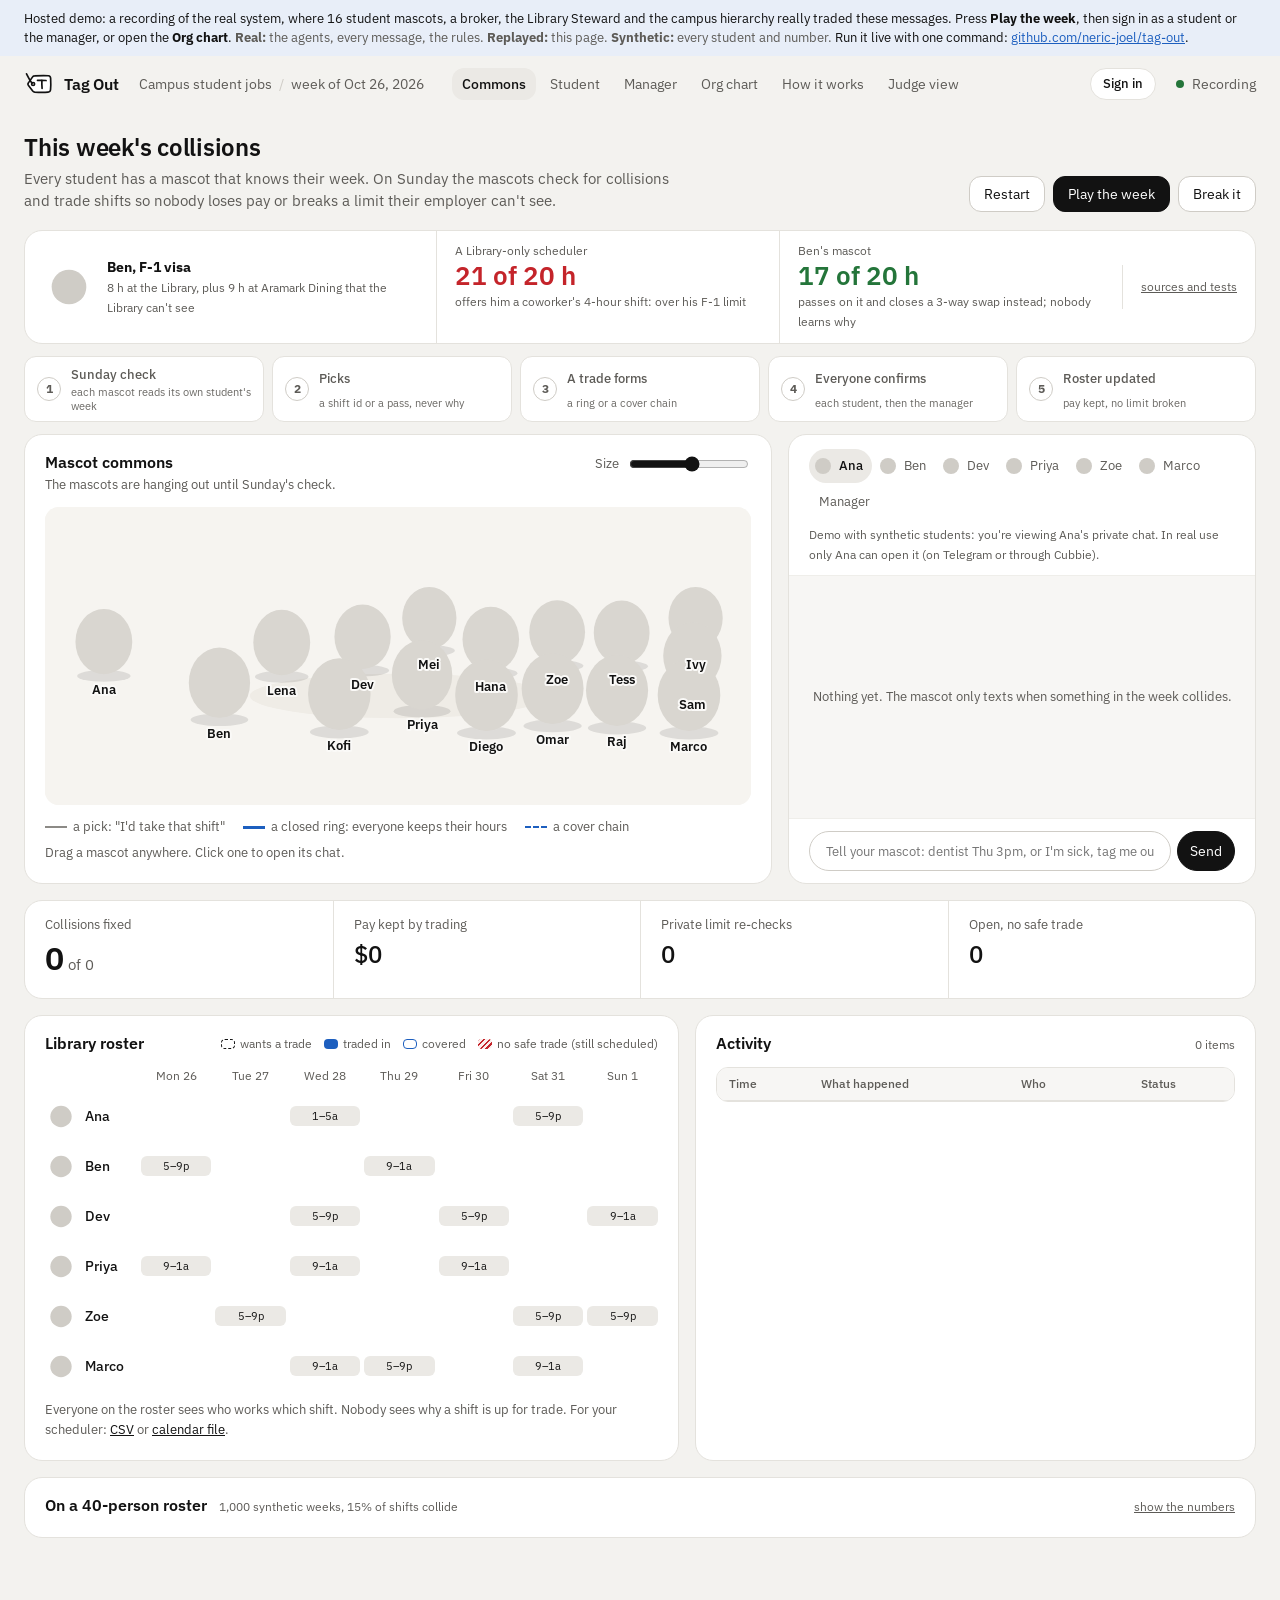
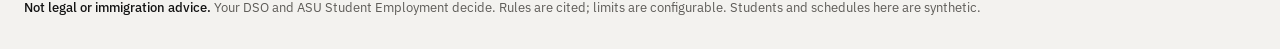
<file: site/index.html>
<!doctype html>
<html lang="en">
<head>
<meta charset="utf-8">
<meta name="viewport" content="width=device-width, initial-scale=1">
<title>Tag Out · Library roster</title>
<link rel="preconnect" href="https://fonts.googleapis.com">
<link rel="preconnect" href="https://fonts.gstatic.com" crossorigin>
<link href="https://fonts.googleapis.com/css2?family=IBM+Plex+Sans:wght@400;500;600;700&display=swap" rel="stylesheet">
<link rel="stylesheet" href="/web/css/app.css?v=27">
<link rel="stylesheet" href="/web/css/flow.css?v=16">
<link rel="icon" href="data:image/svg+xml,%3Csvg xmlns='http://www.w3.org/2000/svg' viewBox='0 0 32 32' fill='none' stroke='%23121212' stroke-width='2.1' stroke-linecap='round' stroke-linejoin='round'%3E%3Cpath fill='%23fff' d='M11.2 7.3C14.8 7.1 22.4 6.8 26.1 7.2C27.6 7.4 28.3 8.3 28.4 9.8C28.6 13.6 28.7 18.4 28.3 22.1C28.1 23.7 27.2 24.5 25.7 24.6C21.9 24.9 14.9 24.8 11.4 24.6C10.5 24.5 9.9 24.1 9.3 23.4L4.6 17.4C4 16.6 4 15.6 4.7 14.8L9.2 8.4C9.7 7.7 10.3 7.3 11.2 7.3Z'/%3E%3Ccircle cx='9.7' cy='16' r='1.6'/%3E%3Cpath d='M8.6 15.1C6.4 12.5 4.6 8.9 2.7 5.1'/%3E%3Cpath d='M14.4 12.2C17.3 11.9 20.6 11.9 23.5 12.3M19.1 12.1C18.9 14.9 19.1 17.9 19.3 20.7'/%3E%3C/svg%3E">
</head>
<body>
<div class="debug-banner" id="debugBanner" hidden><span>Judge view. Synthetic students: private numbers are shown for the demo only. In real use each student sees only their own.</span> <a class="exit" href="/">Exit judge view</a></div>

<header class="topbar">
  <a class="brand" href="/" aria-label="Tag Out home">
    <svg class="mark" viewBox="0 0 32 32" aria-hidden="true"><path class="tag" d="M11.2 7.3C14.8 7.1 22.4 6.8 26.1 7.2C27.6 7.4 28.3 8.3 28.4 9.8C28.6 13.6 28.7 18.4 28.3 22.1C28.1 23.7 27.2 24.5 25.7 24.6C21.9 24.9 14.9 24.8 11.4 24.6C10.5 24.5 9.9 24.1 9.3 23.4L4.6 17.4C4 16.6 4 15.6 4.7 14.8L9.2 8.4C9.7 7.7 10.3 7.3 11.2 7.3Z"/><circle cx="9.7" cy="16" r="1.6"/><path d="M8.6 15.1C6.4 12.5 4.6 8.9 2.7 5.1"/><path d="M14.4 12.2C17.3 11.9 20.6 11.9 23.5 12.3M19.1 12.1C18.9 14.9 19.1 17.9 19.3 20.7"/></svg>
    <span class="wordmark">Tag Out</span>
  </a>
  <span class="scope">Campus student jobs <span class="sep">/</span> week of Oct 26, 2026</span>
  <nav class="tabs" aria-label="Views">
    <a href="#commons" id="tabArena">Commons</a>
    <a href="#me" id="tabMe">Student</a>
    <a href="#manager" id="tabMgr">Manager</a>
    <a href="#org" id="tabOrg">Org chart</a>
    <a href="#agents" id="tabAgents">How it works</a>
    <a href="/judge" id="tabJudge">Judge view</a>
  </nav>
  <button class="who-pill" id="whoPill" type="button" aria-label="Sign in as someone else">Sign in</button>
  <div class="live" id="live"><span class="dot"></span><span id="liveText">Connecting</span></div>
</header>

<main class="canvas">
 <div class="view" id="viewCommons">
  <section class="titlerow">
    <div>
      <h1>This week's collisions</h1>
      <p class="finding" id="finding">Every student has a mascot that knows their week. On Sunday the mascots check for collisions and trade shifts so nobody loses pay or breaks a limit their employer can't see.</p>
    </div>
    <div class="actions">
      <button class="btn" id="btnReset" type="button" data-debug>Reset demo</button>
      <button class="btn" id="btnSunday" type="button">Run Sunday check</button>
      <button class="btn primary" id="btnRun" type="button">Start trade rounds</button>
    </div>
  </section>

  <section class="hero-case" aria-label="Why it matters: Ben's week">
    <div class="hc-who"><canvas id="heroBen" width="64" height="69" aria-hidden="true"></canvas>
      <div><b>Ben, F-1 visa</b><span>8 h at the Library, plus 9 h at Aramark Dining that the Library can't see</span></div></div>
    <div class="hc-col bad"><span class="hc-k">A Library-only scheduler</span><b>21 of 20 h</b><span>offers him a coworker's 4-hour shift: over his F-1 limit</span></div>
    <div class="hc-col good"><span class="hc-k">Ben's mascot</span><b>17 of 20 h</b><span>passes on it and closes a 3-way swap instead; nobody learns why</span></div>
    <a class="hc-src" href="#agents">sources and tests</a>
  </section>
  <ol class="rail" id="rail" aria-label="Where the week is">
    <li data-step="1"><b>1</b>Sunday check<span>each mascot reads its own student's week</span></li>
    <li data-step="2"><b>2</b>Picks<span>a shift id or a pass, never why</span></li>
    <li data-step="3"><b>3</b>A trade forms<span>a ring or a cover chain</span></li>
    <li data-step="4"><b>4</b>Everyone confirms<span>each student, then the manager</span></li>
    <li data-step="5"><b>5</b>Roster updated<span>pay kept, no limit broken</span></li>
  </ol>

  <div class="grid">
    <section class="panel commons" aria-labelledby="commonsTitle">
      <header class="panel-head">
        <div>
          <h2 id="commonsTitle">Mascot commons</h2>
          <p class="status" id="roundStatus" aria-live="polite">The mascots are hanging out until Sunday's check.</p>
        </div>
        <div class="tools">
          <label class="size"><span>Size</span><input type="range" id="petSize" min="48" max="140" step="2" value="96" aria-label="Mascot size"></label>
          <button class="btn small-btn" id="btnPets" type="button" data-debug>Pets</button>
        </div>
      </header>
      <div class="stage" id="stage"><canvas id="world" aria-label="Sixteen student mascots living in the commons" role="img"></canvas></div>
      <footer class="arena-key">
        <span><i class="k pick"></i>a pick: "I'd take that shift"</span>
        <span><i class="k ring"></i>a closed ring: everyone keeps their hours</span>
        <span><i class="k chain"></i>a cover chain</span>
        <span class="muted">Drag a mascot anywhere. Click one to open its chat.</span>
      </footer>
    </section>

    <section class="panel assistant" id="assistant" data-debug aria-labelledby="assistantTitle">
      <header class="assistant-head">
        <h2 id="assistantTitle" class="sr-only">Assistant chat</h2>
        <div class="who-tabs" id="whoTabs" role="tablist" aria-label="Whose assistant"></div>
        <p class="muted small" id="assistantSub">Private: only this student sees this chat.</p>
      </header>
      <div class="thread" id="thread" aria-live="polite"></div>
      <form class="compose" id="compose">
        <input type="text" id="composeInput" placeholder="Tell your mascot: dentist Thu 3pm, or I'm sick, tag me out of Monday" aria-label="Message to your mascot">
        <button class="btn primary" type="submit">Send</button>
      </form>
    </section>
  </div>

  <section class="kpis" aria-label="This week">
    <div class="kpi lead"><span class="label">Collisions fixed</span><span class="value num" id="kFixed">0<small> of 0</small></span></div>
    <div class="kpi"><span class="label">Pay kept by trading</span><span class="value num" id="kPay">$0</span></div>
    <div class="kpi"><span class="label">Private limit re-checks</span><span class="value num" id="kChecks">0</span></div>
    <div class="kpi"><span class="label">Open, no safe trade</span><span class="value num" id="kOpen">0</span></div>
  </section>
  <div class="grid lower">
    <section class="panel board" aria-labelledby="boardTitle">
      <header class="panel-head">
        <h2 id="boardTitle">Library roster</h2>
        <div class="legend">
          <span><i class="m req"></i>wants a trade</span>
          <span><i class="m moved"></i>traded in</span>
          <span><i class="m covered"></i>covered</span>
          <span><i class="m open"></i>no safe trade (still scheduled)</span>
        </div>
      </header>
      <div class="board-grid" id="board" role="table" aria-label="Shifts by person and day"></div>
      <p class="board-note">Everyone on the roster sees who works which shift. Nobody sees why a shift is up for trade.
        For your scheduler: <a href="/roster.csv">CSV</a> or <a href="/roster.ics">calendar file</a>.</p>
    </section>

    <section class="panel log" aria-labelledby="logTitle">
      <header class="panel-head"><h2 id="logTitle">Activity</h2><span class="muted small" id="logCount">0 items</span></header>
      <div class="log-wrap"><table class="log-table"><thead><tr><th>Time</th><th>What happened</th><th class="who">Who</th><th>Status</th></tr></thead>
        <tbody id="events"></tbody></table></div>
    </section>
  </div>

  <section class="panel sim" aria-labelledby="simTitle">
    <details class="sim-fold"><summary><h2 id="simTitle">On a 40-person roster</h2><span class="muted small" id="simMeta">simulation</span><span class="muted small sim-open">show the numbers</span></summary>
    <div id="sim"></div></details>
  </section>
 </div>

 <div class="view" id="viewStudent" hidden>
  <section class="me-head">
    <canvas id="meAvatar" width="96" height="104" aria-hidden="true"></canvas>
    <div>
      <h1 id="meTitle">Your week</h1>
      <p class="finding" id="meSub">Only you see this page. Your coworkers and your manager see that you're busy, and which shift you want to trade. Never why.</p>
    </div>
  </section>
  <div class="me-grid">
    <section class="panel me-week" aria-labelledby="meWeekTitle">
      <header class="panel-head"><h2 id="meWeekTitle">Your week</h2><span class="muted small">Oct 26 to Nov 1</span></header>
      <div id="meWeek"></div>
    </section>
    <section class="panel tg" aria-labelledby="meChatTitle">
      <header class="tg-head"><canvas id="meChatPet" width="36" height="39" aria-hidden="true"></canvas>
        <div><h2 id="meChatTitle">Your mascot</h2><p class="sub">Telegram or Cubbie · private</p></div></header>
      <div class="thread tg-thread" id="meThread" aria-live="polite"></div>
      <div class="chips" id="meChips" aria-label="Things you can text your mascot"></div>
      <form class="compose" id="meCompose">
        <input type="text" id="meInput" placeholder="Message your mascot" aria-label="Message to your mascot">
        <button class="btn primary" type="submit">Send</button>
      </form>
      <details class="why-tg-mini"><summary>Why Telegram?</summary><p class="muted small">It's your private line to your own mascot: push alerts when the site is closed, one tap to confirm or decline, and your reasons never leave the chat. No new app, and the bot only messages chats that sent it /start.</p></details>
    </section>
    <section class="panel me-private" aria-labelledby="mePrivTitle">
      <header class="panel-head"><h2 id="mePrivTitle">Private to you</h2></header>
      <div id="mePrivate"></div>
    </section>
  </div>
 </div>

 <div class="view" id="viewManager" hidden>
  <section class="me-head">
    <svg class="mgr-mark" viewBox="0 0 32 32" aria-hidden="true"><path class="tag" d="M11.2 7.3C14.8 7.1 22.4 6.8 26.1 7.2C27.6 7.4 28.3 8.3 28.4 9.8C28.6 13.6 28.7 18.4 28.3 22.1C28.1 23.7 27.2 24.5 25.7 24.6C21.9 24.9 14.9 24.8 11.4 24.6C10.5 24.5 9.9 24.1 9.3 23.4L4.6 17.4C4 16.6 4 15.6 4.7 14.8L9.2 8.4C9.7 7.7 10.3 7.3 11.2 7.3Z"/><circle cx="9.7" cy="16" r="1.6"/><path d="M8.6 15.1C6.4 12.5 4.6 8.9 2.7 5.1"/><path d="M14.4 12.2C17.3 11.9 20.6 11.9 23.5 12.3M19.1 12.1C18.9 14.9 19.1 17.9 19.3 20.7"/></svg>
    <div>
      <h1>Library front desk, manager</h1>
      <p class="finding">You see the roster, approvals, open shifts and reports. You never see why someone asked for a trade or their hours at other jobs. Each approval card says which limits every student's mascot checked, and when.</p>
    </div>
  </section>
  <div class="mgr-grid">
    <section class="panel tg" aria-labelledby="mgrInboxTitle">
      <header class="tg-head"><div class="tg-avatar">LM</div><div><h2 id="mgrInboxTitle">Approvals and updates</h2><p class="sub">What arrives on your phone</p></div></header>
      <div class="thread tg-thread" id="mgrThread" aria-live="polite"></div>
    </section>
    <section class="panel mgr-actions" aria-labelledby="mgrActTitle">
      <header class="panel-head"><h2 id="mgrActTitle">Do something</h2></header>
      <form class="act" id="mgrExtra">
        <h3>Post an extra shift</h3>
        <p class="muted small">Every mascot is offered it. Only students who want hours and fit every limit pick it; you won't see why anyone passed.</p>
        <div class="row"><select id="exDay" aria-label="Day"></select><select id="exStart" aria-label="Start"></select><select id="exEnd" aria-label="End"></select><button class="btn primary" type="submit">Post</button></div>
      </form>
      <div class="act">
        <h3>Find a team meeting time</h3>
        <p class="muted small">Each mascot answers busy or free for each hour, nothing else. You pick from the three best hours.</p>
        <button class="btn" id="mgrMeeting" type="button">Find the best hour next week</button>
      </div>
      <div class="act">
        <h3>Standing rule</h3>
        <label class="toggle"><input type="checkbox" id="mgrSwapRule"> Swaps that keep every shift covered and everyone's hours the same go through without me</label>
      </div>
      <div class="act">
        <h3>Your scheduler</h3>
        <p class="muted small">Download the approved roster: <a href="/roster.csv">CSV</a> or <a href="/roster.ics">calendar file</a>. Students enter their time in Workday as usual.</p>
      </div>
    </section>
    <section class="panel" aria-labelledby="mgrListTitle">
      <header class="panel-head"><h2 id="mgrListTitle">Open shifts, reports, meetings</h2></header>
      <div id="mgrLists"></div>
      <div class="forecast" id="mgrForecast"></div>
    </section>
  </div>
  <section class="panel board" aria-labelledby="mgrBoardTitle">
    <header class="panel-head"><h2 id="mgrBoardTitle">Library roster</h2></header>
    <div class="board-grid" id="mgrBoard" role="table" aria-label="Shifts by person and day"></div>
  </section>
 </div>

 <div class="view" id="viewOrg" hidden>
  <section class="titlerow">
    <div>
      <h1>When nobody can cover</h1>
      <p class="finding">27 agents, each its own app with its own pet. A case climbs one rung each time a timer runs out, and silence never approves anything.</p>
      <details class="more"><summary>Who's on the chart, and how this demo is set up</summary>
        <p>16 student workers in three departments, 3 shift leads, 3 managers, 2 backup managers, Environmental Health and Safety, Student Employment and ISSC. Each employer keeps its own chain (ASU for the Library and the Rec center, Aramark for Dining), and a case never climbs past the shift's start. Only the shift and the rule that moved it climb; the reason stays with the student's mascot. In this demo the students tap their own answers automatically and the Dining manager is set not to answer, so the ladder has something to climb.</p></details>
    </div>
    <div class="actions">
      <button class="btn" id="orgSafety" type="button">Safety report</button>
      <button class="btn" id="orgQuestion" type="button">F-1 question</button>
      <button class="btn primary" id="orgPlay" type="button">Play the morning</button>
    </div>
  </section>
  <section class="panel org-panel" aria-label="Org chart"><div id="org"><p class="muted">Loading the org chart…</p></div></section>
 </div>

 <div class="view" id="viewAgents" hidden>
  <section class="titlerow">
    <div>
      <h1>How the agents talk</h1>
      <p class="finding">Every block is its own app, and every line a real message between them. Click one to read exactly what crossed: no message has a field for a reason.</p>
      <details class="more"><summary>What's in the graph</summary>
        <p>Six Library mascots (each its own app and database), a broker and the Library's Steward; the campus hierarchy is on the Org chart. Live they run as separate processes; this replay was recorded with all of them in one. No message has a field for a reason, hours or a calendar; the only free text is what a student chooses to send, and every message is scanned for private labels.</p></details>
    </div>
    <div class="actions">
      <button class="btn" id="agSunday" type="button">Run Sunday check</button>
      <button class="btn" id="agRun" type="button">Start trade rounds</button>
      <button class="btn danger" id="agSnoop" type="button">Snoop: ask every mascot why</button>
    </div>
  </section>
  <section class="kpis" aria-label="What crossed">
    <div class="kpi lead"><span class="label">Messages between agents</span><span class="value num" id="lkMsgs">0</span></div>
    <div class="kpi"><span class="label">Fields outside the schemas</span><span class="value num" id="lkFields">0</span></div>
    <div class="kpi"><span class="label">Private labels in any message</span><span class="value num" id="lkLabels">0</span></div>
    <div class="kpi"><span class="label">Work-rule checks made by an LLM</span><span class="value num">0</span></div>
  </section>
  <p class="snoop-note" id="snoopNote" hidden></p>
  <div id="flow"></div>
  <section class="panel why-tg" aria-labelledby="whyTgTitle">
    <header class="panel-head"><h2 id="whyTgTitle">Why Telegram</h2><span class="muted small">the student's private line to their own mascot</span></header>
    <ul class="why-list">
      <li><b>It reaches you when the site is closed.</b> The Sunday "your shift collides" text and a same-day call-out arrive as push alerts.</li>
      <li><b>One tap is the human step.</b> Confirm, Decline, Take it, Approve: nothing moves until the student (and the manager) taps.</li>
      <li><b>Reasons stay private.</b> "I'm sick" or "interview" goes only to your own mascot. Other agents get a shift id and a yes or no.</li>
      <li><b>No new app.</b> It works on any phone today, and the bot only messages chats that registered themselves with /start. Cubbie users can use the included Cubbie Skill instead.</li>
      <li><b>No Telegram? Nothing is missing.</b> Every chat on this site is that same owner channel: the bot sends these exact messages and buttons to the student's phone. The demo video shows the real Telegram chat side by side with the site.</li>
    </ul>
  </section>
  <section class="panel claims" id="claims" aria-labelledby="claimsTitle">
    <header class="panel-head"><h2 id="claimsTitle">Sources and claims</h2><span class="muted small">every number on this site, and where it comes from</span></header>
    <table class="ledger" id="ledger"></table>
  </section>
 </div>

  <section class="phones-row" id="phonesRow" hidden aria-labelledby="phonesTitle">
    <header class="section-head">
      <h2 id="phonesTitle">Phones</h2>
      <p class="muted">The same chats as they arrive on each phone (Telegram). Each student only sees their own.</p>
    </header>
    <div class="phones" id="phones"></div>
  </section>

  <section class="panel judge" id="judgePanel" hidden aria-labelledby="judgeTitle">
    <header class="panel-head">
      <h2 id="judgeTitle">Private limits, as each mascot sees its own student</h2>
      <button class="btn danger" id="btnBreak" type="button">Break it: change Dev's week before commit</button>
    </header>
    <div class="judge-grid">
      <table class="limits" id="limits"><caption class="sr-only">Hours and limits per student</caption></table>
      <div class="forecast" id="forecast"></div>
    </div>
    <div class="baseline" id="baseline"></div>
  </section>
</main>

<dialog class="pets-dialog signin" id="signIn" aria-labelledby="signInTitle">
  <form method="dialog" class="pets-head">
    <h2 id="signInTitle">Sign in as</h2>
    <button class="btn small-btn" value="close" aria-label="Close">Close</button>
  </form>
  <p class="muted small">Demo with synthetic students: pick anyone to see Tag Out the way they would. A real student only ever sees their own page.</p>
  <div class="people" id="people"></div>
</dialog>

<dialog class="pets-dialog" id="petDialog" aria-labelledby="petDialogTitle">
  <form method="dialog" class="pets-head">
    <h2 id="petDialogTitle">Pick a mascot</h2>
    <button class="btn small-btn" value="close" aria-label="Close">Close</button>
  </form>
  <div class="pets-controls">
    <label>For <select id="petFor" aria-label="Which student"></select></label>
    <input type="search" id="petQuery" placeholder="Search pets, e.g. goku, cat, dragon" aria-label="Search pets">
    <button class="btn" id="petSearch" type="button">Search</button>
  </div>
  <p class="muted small" id="petNote">Each student picks their own; no two people on a roster share one.</p>
  <div class="pets-grid" id="petGrid"></div>
</dialog>

<footer class="site-foot">
  <p><strong>Not legal or immigration advice.</strong> Your DSO and ASU Student Employment decide. Rules are cited; limits are configurable. Students and schedules here are synthetic.</p>
</footer>

<script>window.TAGOUT_STATIC = true; const TAGOUT_SHEETS = {"kitsune-spirit": "https://codex-pets.net/assets/pets/v/1792744884248/kitsune-spirit/spritesheet.webp", "tide-kraken": "https://codex-pets.net/assets/pets/v/1792744941586/tide-kraken/spritesheet.webp", "crystal-kirin": "https://codex-pets.net/assets/pets/v/1792744924538/crystal-kirin/spritesheet.webp", "moon-phoenix": "https://codex-pets.net/assets/pets/v/1792744905088/moon-phoenix/spritesheet.webp", "storm-griffin": "https://codex-pets.net/assets/pets/v/1792744867266/storm-griffin/spritesheet.webp", "frost-yeti": "https://codex-pets.net/assets/pets/v/1792744847355/frost-yeti/spritesheet.webp", "ember-dragon": "https://codex-pets.net/assets/pets/v/1792744831101/ember-dragon/spritesheet.webp", "thunder-roc": "https://codex-pets.net/assets/pets/v/1792744742035/thunder-roc/spritesheet.webp", "raccoon": "https://codex-pets.net/assets/pets/v/1792588968157/raccoon/spritesheet.webp", "kumo": "https://codex-pets.net/assets/pets/v/1792589263611/kumo/spritesheet.webp", "nori": "https://codex-pets.net/assets/pets/v/1780482787379/nori/spritesheet.webp", "ali": "https://codex-pets.net/assets/pets/v/1792742095674/ali/spritesheet.webp", "biscuit": "https://codex-pets.net/assets/pets/v/1792748035258/biscuit/spritesheet.webp", "white": "https://codex-pets.net/assets/pets/v/1790581357760/white/spritesheet.webp", "cappy": "https://codex-pets.net/assets/pets/v/1777716783783/cappy/spritesheet.webp", "rook": "https://codex-pets.net/assets/pets/v/1777717655324/rook/spritesheet.webp", "rusty": "https://codex-pets.net/assets/pets/v/1777720068012/rusty/spritesheet.webp", "folio": "https://codex-pets.net/assets/pets/v/1786355219448/folio/spritesheet.webp", "kite": "https://codex-pets.net/assets/pets/v/1786824186765/kite/spritesheet.webp", "red-fox-cub": "https://codex-pets.net/assets/pets/v/1792589141102/red-fox-cub/spritesheet.webp", "owl": "https://codex-pets.net/assets/pets/v/1792593184107/owl/spritesheet.webp", "bruno": "https://codex-pets.net/assets/pets/v/1792588996213/bruno/spritesheet.webp", "bramble": "https://codex-pets.net/assets/pets/v/1792593371389/bramble/spritesheet.webp", "goldie": "https://codex-pets.net/assets/pets/v/1792588723084/goldie/spritesheet.webp", "rivet": "https://codex-pets.net/assets/pets/v/1784961462548/rivet/spritesheet.webp", "moss": "https://codex-pets.net/assets/pets/v/1792587486970/moss/spritesheet.webp", "aurelia": "https://codex-pets.net/assets/pets/v/1792587141026/aurelia/spritesheet.webp", "debug-duck-v2": "https://codex-pets.net/assets/pets/v/1790855975750/debug-duck-v2/spritesheet.webp"}; window.TAGOUT_PET_URL = (id) => TAGOUT_SHEETS[id] || '';</script>
<script src="/web/js/world.js?v=19"></script>
<script src="/web/js/flow.js?v=25"></script>
<script src="/web/js/org.js?v=10"></script>
<script src="/web/js/sprites.js?v=15"></script>
<script src="/web/js/app.js?v=45"></script>
</body>
</html>
</file>
<file: web/css/app.css>
/* Tag Out commons. Style: achromatic ledger, no-sidebar shell, soft corners (cards 18, controls 12) by request.
   Face: a stone ground (campus library sandstone), IBM Plex Sans with tabular figures, one data hue (#1d5fbf)
   that appears only on trades. Colour on chrome: none. The pets carry the colour.
   Grid (1440): canvas 1440 - 2 x 24 = 1392; main row 8fr + 5fr with a 16px gap. */

:root {
  --ground: #f3f2ef;
  --surface: #ffffff;
  --raised: #f7f6f4;
  --active: #ebe9e5;
  --border: #e4e2dd;
  --rule: #efeeea;
  --control: #cfccc6;
  --text: #121212;
  --muted: #5d5b57;
  --faint: #6b6965;
  --primary: #121212;
  --hue: #1d5fbf;
  --hue-soft: #e8eef8;
  --positive: #24753a;
  --negative: #c4242a;
  --neg-soft: #fbeceb;
  --warning: #92400e;
  --pill-pos-bg: #dcfae5; --pill-pos-ink: #04250e;
  --pill-neg-bg: #ffedea; --pill-neg-ink: #831c1e;
  --radius-card: 18px; --radius-control: 12px; --radius-chip: 6px; --radius-stage: 14px;
  --gap: 16px; --pad: 20px; --edge: 24px;
  --font: "IBM Plex Sans", system-ui, -apple-system, "Segoe UI", sans-serif;
}

* { box-sizing: border-box; }
html { -webkit-text-size-adjust: 100%; }
body {
  margin: 0; background: var(--ground); color: var(--text);
  font: 400 14px/20px var(--font); font-variant-numeric: tabular-nums;
}
h1, h2, h3, p { margin: 0; }
button { font: inherit; color: inherit; }
.num { font-variant-numeric: tabular-nums; }
.muted { color: var(--muted); }
.small { font-size: 12px; }
.sr-only { position: absolute; width: 1px; height: 1px; overflow: hidden; clip: rect(0 0 0 0); white-space: nowrap; }
[hidden] { display: none !important; }
:focus-visible { outline: 2px solid var(--hue); outline-offset: 2px; }

/* debug banner: the one loud thing, and only in the judge view */
.debug-banner {
  background: var(--negative); color: #fff; font-weight: 500; padding: 8px var(--edge); font-size: 13px;
}

/* top bar */
.topbar {
  display: flex; align-items: center; gap: 20px; height: 56px; padding: 0 var(--edge);
  background: var(--ground);
}
.brand { display: flex; align-items: center; gap: 10px; color: var(--text); text-decoration: none; }
/* the mark: a hand-drawn luggage tag in one ink, slightly wobbly on purpose */
.mark { width: 30px; height: 30px; overflow: visible; }
.mark path, .mark circle, .mgr-mark path, .mgr-mark circle {
  fill: none; stroke: var(--text); stroke-width: 1.8; stroke-linecap: round; stroke-linejoin: round;
}
.mark path.tag, .mgr-mark path.tag { fill: var(--surface); }
.wordmark { font-weight: 600; font-size: 16px; letter-spacing: -0.01em; }
.scope { color: var(--muted); }
.scope .sep { color: var(--control); margin: 0 4px; }
.tabs { display: flex; gap: 4px; margin-left: 8px; }
.tabs a {
  color: var(--muted); text-decoration: none; padding: 6px 10px; border-radius: var(--radius-control);
}
.tabs a:hover { color: var(--text); background: var(--active); }
.tabs a[aria-current="page"] { color: var(--text); background: var(--active); font-weight: 500; }
.live { margin-left: auto; display: flex; align-items: center; gap: 8px; color: var(--muted); }
.live .dot { width: 8px; height: 8px; border-radius: 50%; background: var(--control); }
.live.on .dot { background: var(--positive); }
.live.off .dot { background: var(--negative); }

/* canvas */
.canvas { padding: 8px var(--edge) 40px; }
.titlerow { display: flex; align-items: flex-end; justify-content: space-between; gap: 24px; padding: 12px 0 18px; }
h1 { font-size: 24px; line-height: 30px; font-weight: 600; letter-spacing: -0.01em; }
.finding { margin-top: 6px; color: var(--muted); font-size: 15px; line-height: 22px; max-width: 74ch; }
.finding b { color: var(--text); font-weight: 500; }
.actions { display: flex; gap: 8px; flex-shrink: 0; }
.btn {
  height: 36px; padding: 0 14px; border-radius: var(--radius-control); border: 1px solid var(--control);
  background: var(--surface); cursor: pointer; white-space: nowrap; transition: background .12s, transform .06s;
}
.btn:hover { background: var(--raised); }
.btn:active { transform: translateY(1px); }
.btn:disabled { color: var(--faint); cursor: default; background: var(--surface); }
.btn.primary { background: var(--primary); border-color: var(--primary); color: #fff; }
.btn.primary:hover { background: #2b2b2b; }
.btn.primary:disabled { background: #8c8a86; border-color: #8c8a86; }
.btn.danger { border-color: var(--negative); color: var(--negative); }
.btn.danger:hover { background: var(--neg-soft); }

/* KPI strip: one container split by hairlines */
.kpis {
  display: grid; grid-template-columns: repeat(4, 1fr); background: var(--surface);
  border: 1px solid var(--border); border-radius: var(--radius-card); margin-bottom: var(--gap);
}
.kpi { display: flex; flex-direction: column; gap: 4px; padding: 14px var(--pad); }
.kpi + .kpi { border-left: 1px solid var(--border); }
.kpi .label { color: var(--muted); font-size: 13px; }
.kpi .value { font-size: 24px; line-height: 30px; font-weight: 500; }
.kpi .value small { font-size: 15px; color: var(--muted); font-weight: 400; }
.kpi.lead .value { font-size: 32px; line-height: 38px; font-weight: 600; }
.kpi .value.bad { color: var(--negative); }

/* panels */
.grid { display: grid; grid-template-columns: 8fr 5fr; gap: var(--gap); align-items: stretch; }
.grid.lower { grid-template-columns: 7fr 6fr; margin-top: var(--gap); align-items: stretch; }
.sim { margin-top: var(--gap); }
.sim #sim { display: grid; grid-template-columns: 1fr 1fr; gap: 24px; align-items: start; }
.panel {
  background: var(--surface); border: 1px solid var(--border); border-radius: var(--radius-card);
  padding: 16px var(--pad) var(--pad); min-width: 0;
}
.panel-head { display: flex; align-items: baseline; justify-content: space-between; gap: 16px; margin-bottom: 12px; }
h2 { font-size: 16px; line-height: 22px; font-weight: 600; }
.status { color: var(--muted); text-align: right; }
.status b { color: var(--text); font-weight: 500; }

/* arena */
.commons { display: flex; flex-direction: column; }
.stage { position: relative; flex: 1; min-height: 440px; border-radius: var(--radius-stage); overflow: hidden; background: #f6f4f0; }
.stage canvas { position: absolute; inset: 0; width: 100%; height: 100%; display: block; touch-action: none; }
.tools { display: flex; align-items: center; gap: 12px; flex-shrink: 0; }
.size { display: flex; align-items: center; gap: 8px; color: var(--muted); font-size: 13px; }
.size input { width: 120px; accent-color: var(--text); }
.small-btn { height: 32px; padding: 0 12px; }
.panel-head .status { text-align: left; margin-top: 2px; font-size: 13px; }

/* assistant chat: one student's private thread with their mascot */
.assistant { display: flex; flex-direction: column; padding: 0; overflow: hidden; }
.assistant-head { padding: 14px var(--pad) 10px; border-bottom: 1px solid var(--rule); }
.who-tabs { display: flex; gap: 2px; flex-wrap: wrap; margin-bottom: 6px; }
.who-tabs button {
  display: inline-flex; align-items: center; gap: 4px; height: 34px; padding: 0 9px 0 2px; border: 0;
  border-radius: 999px; background: transparent; cursor: pointer; color: var(--muted); font-size: 13px;
}
.who-tabs button canvas { width: 24px; height: 26px; }
.who-tabs button:hover { background: var(--raised); color: var(--text); }
.who-tabs button[aria-selected="true"] { background: var(--active); color: var(--text); font-weight: 500; }
.who-tabs button.mgr { padding-left: 10px; }
.assistant .thread { min-height: 0; }
.assistant .compose { padding: 12px var(--pad); }
.assistant .compose input { height: 40px; border-radius: 999px; padding: 0 16px; }
.assistant .compose .btn { height: 40px; border-radius: 999px; }

/* pet gallery */
.pets-dialog {
  width: min(880px, calc(100vw - 32px)); max-height: calc(100vh - 64px); border: 1px solid var(--border);
  border-radius: 20px; padding: 20px 24px 24px; background: var(--surface); color: var(--text);
  box-shadow: 0 18px 50px rgba(0, 0, 0, .14);
}
.pets-dialog::backdrop { background: rgba(18, 18, 18, .28); }
.pets-head { display: flex; align-items: center; justify-content: space-between; margin-bottom: 12px; }
.pets-controls { display: flex; gap: 8px; align-items: center; flex-wrap: wrap; margin-bottom: 8px; }
.pets-controls label { display: flex; align-items: center; gap: 8px; color: var(--muted); }
.pets-controls select, .pets-controls input {
  height: 36px; border: 1px solid var(--control); border-radius: var(--radius-control); padding: 0 12px;
  font: inherit; background: var(--surface);
}
.pets-controls input { flex: 1; min-width: 200px; }
.pets-grid { display: grid; grid-template-columns: repeat(auto-fill, minmax(150px, 1fr)); gap: 12px; margin-top: 12px; }
.pet-card {
  display: flex; flex-direction: column; gap: 6px; padding: 10px; border: 1px solid var(--border);
  border-radius: 16px; background: var(--surface); cursor: pointer; text-align: left; font: inherit;
  transition: background .12s, transform .08s;
}
.pet-card:hover { background: var(--raised); }
.pet-card:active { transform: translateY(1px); }
.pet-card img { width: 100%; aspect-ratio: 1; object-fit: contain; background: #f6f4f0; border-radius: 12px; }
.pet-card .n { font-weight: 500; font-size: 13px; line-height: 17px; }
.pet-card .c { color: var(--muted); font-size: 12px; }
.pet-card[aria-disabled="true"] { opacity: .5; cursor: not-allowed; }
.arena-key { display: flex; flex-wrap: wrap; gap: 6px 18px; margin-top: 12px; color: var(--muted); font-size: 13px; }
.arena-key span { display: inline-flex; align-items: center; gap: 6px; }
.k { display: inline-block; width: 22px; height: 0; border-top: 2px solid; }
.k.pick { border-color: #8c8a86; }
.k.ring { border-top-width: 3px; border-color: var(--hue); }
.k.chain { border-color: var(--hue); border-top-style: dashed; }

/* roster board: people down the left, days across */
.board { display: flex; flex-direction: column; }
.legend { display: flex; gap: 12px; flex-wrap: wrap; color: var(--muted); font-size: 12px; }
.legend span { display: inline-flex; align-items: center; gap: 5px; }
.m { display: inline-block; width: 14px; height: 10px; border-radius: 4px; background: var(--active); }
.m.req { background: var(--surface); border: 1.5px dashed var(--text); }
.m.moved { background: var(--hue); }
.m.covered { background: var(--surface); border: 1.5px solid var(--hue); }
.m.open { background: repeating-linear-gradient(135deg, var(--negative) 0 1.5px, var(--neg-soft) 1.5px 4px); }
.board-grid { display: grid; grid-template-columns: 92px repeat(7, 1fr); row-gap: 6px; column-gap: 4px; flex: 1; align-content: start; }
.board-grid .day { color: var(--muted); font-size: 12px; text-align: center; padding-bottom: 2px; }
.board-grid .who { display: flex; align-items: center; gap: 8px; height: 44px; font-weight: 500; }
.board-grid .who canvas { width: 32px; height: 35px; flex-shrink: 0; }
.board-grid .cell { display: flex; flex-direction: column; gap: 3px; justify-content: center; min-height: 44px; }
.chip {
  display: block; height: 20px; line-height: 20px; border-radius: var(--radius-chip); font-size: 11px; text-align: center;
  background: var(--active); color: var(--text); white-space: nowrap; overflow: hidden;
  transition: background .3s, color .3s;
}
.chip.req { background: var(--surface); outline: 1.5px dashed var(--text); outline-offset: -1.5px; }
.chip.moved { background: var(--hue); color: #fff; }
.chip.covered { background: var(--surface); outline: 1.5px solid var(--hue); outline-offset: -1.5px; color: var(--hue); }
.chip.open { background: repeating-linear-gradient(135deg, var(--negative) 0 1.5px, var(--neg-soft) 1.5px 4px); color: var(--pill-neg-ink); font-weight: 500; }
.board-note { margin-top: 12px; color: var(--muted); font-size: 13px; }

/* phones */
.phones-row { margin-top: calc(var(--gap) * 2); }
.section-head { display: flex; align-items: baseline; gap: 16px; margin-bottom: 12px; }
.phones { display: grid; grid-template-columns: repeat(4, 1fr); gap: var(--gap); }
.phone {
  background: var(--surface); border: 1px solid var(--border); border-radius: var(--radius-card);
  display: flex; flex-direction: column; height: 360px; min-width: 0;
}
.phone-head { display: flex; align-items: center; gap: 10px; padding: 10px 14px; border-bottom: 1px solid var(--rule); }
.phone-head canvas { width: 30px; height: 33px; }
.phone-head .who { font-weight: 500; }
.phone-head .sub { color: var(--muted); font-size: 12px; line-height: 16px; }
.phone-head select {
  margin-left: auto; height: 30px; border: 1px solid var(--control); border-radius: var(--radius-control);
  background: var(--surface); font: inherit; font-size: 13px; padding: 0 6px;
}
.thread { flex: 1; overflow-y: auto; padding: 12px 14px; display: flex; flex-direction: column; gap: 8px; background: var(--raised); }
.msg { white-space: pre-line; max-width: 88%; padding: 9px 12px; border-radius: 16px; font-size: 13px; line-height: 18px; background: var(--surface); border: 1px solid var(--rule); align-self: flex-start; }
.msg.me { align-self: flex-end; background: var(--text); color: #fff; border-color: var(--text); }
.msg.reply { color: var(--muted); }
.msg .btns { display: flex; gap: 6px; margin-top: 8px; }
.msg .btns button {
  flex: 1; height: 30px; border-radius: var(--radius-control); border: 1px solid var(--control);
  background: var(--surface); cursor: pointer; font-size: 13px;
}
.msg .btns button:hover { background: var(--active); }
.msg .btns button:disabled { color: var(--faint); cursor: default; background: var(--raised); }
.msg.flash { animation: flash 1.2s ease-out 1; }
@keyframes flash { from { box-shadow: 0 0 0 3px var(--hue-soft); } to { box-shadow: 0 0 0 0 transparent; } }
.compose { display: flex; gap: 6px; padding: 10px; border-top: 1px solid var(--rule); }
.compose input {
  flex: 1; min-width: 0; height: 32px; border: 1px solid var(--control); border-radius: var(--radius-control);
  padding: 0 10px; font: inherit; font-size: 13px;
}
.compose button { height: 32px; padding: 0 12px; border-radius: var(--radius-control); border: 1px solid var(--control); background: var(--surface); cursor: pointer; }
.empty { color: var(--muted); font-size: 13px; margin: auto 0; text-align: center; }

/* log */
.events { list-style: none; margin: 0; padding: 0; max-height: 300px; overflow-y: auto; }
.events li { display: grid; grid-template-columns: 64px 1fr; gap: 12px; padding: 7px 0; border-top: 1px solid var(--rule); font-size: 13px; line-height: 18px; }
.events li:first-child { border-top: 0; }
.events time { color: var(--muted); }
.events .ok { color: var(--positive); font-weight: 500; }
.events .bad { color: var(--negative); font-weight: 500; }
.events .tr { color: var(--hue); font-weight: 500; }

/* simulation */
.sim-figs { display: grid; grid-template-columns: 1fr 1fr; gap: 0; border: 1px solid var(--border); border-radius: 14px; margin-bottom: 14px; }
.sim-figs > div { padding: 12px 16px; display: flex; flex-direction: column; gap: 2px; }
.sim-figs > div + div { border-left: 1px solid var(--border); }
.sim-figs .label { color: var(--muted); font-size: 13px; }
.sim-figs .value { font-size: 22px; line-height: 28px; font-weight: 500; }
.sim-figs .value small { color: var(--muted); font-size: 13px; font-weight: 400; }
.bars { display: grid; grid-template-columns: 110px 1fr 56px; gap: 8px 10px; align-items: center; font-size: 13px; }
.bars .track { height: 14px; background: var(--rule); border-radius: 999px; position: relative; }
.bars .fill { position: absolute; inset: 0 auto 0 0; background: #8c8a86; border-radius: 999px; }
.bars .fill.hue { background: var(--hue); }
.bars .v { text-align: right; }
.sim-note { margin-top: 12px; color: var(--muted); font-size: 13px; line-height: 19px; }
.sim-note a { color: var(--text); }

/* judge */
.judge { margin-top: var(--gap); }
.judge-grid { display: grid; grid-template-columns: 7fr 5fr; gap: 24px; align-items: start; }
.limits { width: 100%; border-collapse: collapse; font-size: 13px; }
.limits th { text-align: left; color: var(--muted); font-weight: 400; font-size: 12px; padding: 0 8px 8px 0; }
.limits th.num, .limits td.num { text-align: right; }
.limits td { padding: 8px 8px 8px 0; border-top: 1px solid var(--rule); vertical-align: top; }
.limits td .sub { display: block; color: var(--muted); font-size: 12px; }
.limits .over { color: var(--negative); font-weight: 500; }
.forecast h3, .baseline h3 { font-size: 14px; font-weight: 600; margin-bottom: 8px; }
.baseline { margin-top: 24px; }
.baseline .limits { margin-top: 10px; }
.board-note a { color: var(--text); }
.forecast ul { margin: 0; padding: 0; list-style: none; }
.forecast li { display: flex; justify-content: space-between; padding: 6px 0; border-top: 1px solid var(--rule); font-size: 13px; }

/* footer */
.site-foot { padding: 20px var(--edge) 32px; color: var(--muted); font-size: 13px; line-height: 19px; display: grid; gap: 6px; }
.site-foot strong { color: var(--text); font-weight: 500; }
.site-foot a { color: var(--muted); }

/* tablet */
@media (max-width: 1100px) {
  .grid, .grid.lower, .judge-grid { grid-template-columns: 1fr; }
  .assistant { min-height: 520px; }
  .phones { grid-template-columns: repeat(2, 1fr); }
  .scope { display: none; }
}
/* phone */
@media (max-width: 640px) {
  :root { --edge: 16px; --pad: 16px; }
  .topbar { gap: 12px; height: 52px; }
  .tabs a { padding: 6px 8px; }
  .live #liveText { display: none; }
  .titlerow { flex-direction: column; align-items: stretch; }
  .actions { flex-wrap: wrap; }
  .actions .btn { flex: 1; min-height: 44px; }
  .kpis { grid-template-columns: 1fr 1fr; }
  .kpi:nth-child(3) { border-left: 0; }
  .kpi:nth-child(n+3) { border-top: 1px solid var(--border); }
  .stage { min-height: 440px; }
  .tools { width: 100%; justify-content: space-between; }
  .sim #sim { grid-template-columns: 1fr; }
  .panel-head { flex-direction: column; align-items: flex-start; gap: 4px; }
  .status { text-align: left; }
  .legend { gap: 8px; }
  .phones { grid-template-columns: 1fr; }
  .board-grid { grid-template-columns: 64px repeat(7, 1fr); column-gap: 2px; }
  .board-grid .who span { display: none; }
  .chip { font-size: 9.5px; }
  h1 { font-size: 22px; }
}
@media (prefers-reduced-motion: reduce) {
  * { animation: none !important; transition: none !important; }
}

.bars.wide { grid-template-columns: minmax(150px, 46%) 1fr 56px; }
.bars.wide > span:first-child { font-weight: 500; }

/* ---------- role pages: sign in, student, manager, how it works ---------- */
.view[hidden] { display: none !important; }
.who-pill {
  margin-left: auto; border: 1px solid var(--border); background: var(--surface); color: var(--text);
  border-radius: 999px; padding: 6px 12px; font: 500 13px/18px var(--font); cursor: pointer; white-space: nowrap;
}
.who-pill:hover { background: var(--active); }
.topbar .live { margin-left: 0; }
.people { display: grid; grid-template-columns: repeat(auto-fill, minmax(150px, 1fr)); gap: 10px; margin-top: 12px; }
.people button {
  display: grid; justify-items: center; gap: 6px; padding: 14px 10px; border: 1px solid var(--border);
  border-radius: var(--radius-control); background: var(--surface); cursor: pointer; font: 500 14px/18px var(--font);
}
.people button:hover { background: var(--raised); border-color: var(--control); }
.people button .sub { color: var(--muted); font-weight: 400; font-size: 12px; text-align: center; }
.people canvas { width: 56px; height: 61px; image-rendering: pixelated; }
.people .mgr-mark { width: 44px; height: 44px; margin: 8px 0 9px; }

.me-head { display: flex; align-items: center; gap: 18px; margin: 8px 0 18px; }
.me-head canvas { width: 72px; height: 78px; image-rendering: pixelated; flex: none; }
.me-head h1 { margin: 0 0 4px; }
.mgr-mark { width: 56px; height: 56px; flex: none; }

.me-grid { display: grid; grid-template-columns: minmax(260px, 1fr) minmax(320px, 1.25fr) minmax(240px, 0.9fr); gap: var(--gap); align-items: start; }
.mgr-grid { display: grid; grid-template-columns: minmax(320px, 1.2fr) minmax(280px, 1fr) minmax(260px, 1fr); gap: var(--gap); align-items: start; margin-bottom: var(--gap); }

.week-day { padding: 10px 0; border-top: 1px solid var(--rule); }
.week-day:first-child { border-top: 0; padding-top: 0; }
.week-day h3 { margin: 0 0 6px; font-size: 13px; font-weight: 600; }
.week-item { display: grid; grid-template-columns: 92px 1fr; gap: 10px; font-size: 13px; line-height: 18px; padding: 3px 0; }
.week-item time { color: var(--muted); white-space: nowrap; }
.week-item .what b { font-weight: 500; }
.week-item.shift .what b { color: var(--hue); }
.week-item.clash .what b { color: var(--negative); }
.week-item .src { color: var(--muted); font-size: 12px; }
.week-empty { color: var(--muted); font-size: 13px; }

.priv { display: grid; gap: 14px; }
.meter { display: grid; gap: 6px; }
.meter .top { display: flex; justify-content: space-between; gap: 8px; font-size: 13px; }
.meter .top b { font-weight: 600; white-space: nowrap; }
.meter .track { height: 8px; border-radius: 999px; background: var(--active); overflow: hidden; }
.meter .fill { display: block; height: 100%; border-radius: 999px; background: var(--hue); }
.meter .fill.tight { background: var(--negative); }
.meter .note { color: var(--muted); font-size: 12px; line-height: 16px; }
.seen-box { border: 1px solid var(--border); border-radius: var(--radius-control); padding: 12px; background: var(--raised); font-size: 13px; line-height: 19px; }
.seen-box h3 { margin: 0 0 6px; font-size: 13px; }
.seen-box ul { margin: 0; padding-left: 18px; }

/* Telegram, light theme, so the phone matches the page */
.tg { padding: 0; overflow: hidden; display: flex; flex-direction: column; }
.tg-head { display: flex; align-items: center; gap: 10px; padding: 12px 16px; border-bottom: 1px solid var(--border); background: var(--surface); }
.tg-head h2 { margin: 0; font-size: 15px; }
.tg-head .sub { margin: 0; color: var(--muted); font-size: 12px; }
.tg-head canvas { width: 36px; height: 39px; image-rendering: pixelated; }
.tg-avatar { width: 36px; height: 36px; border-radius: 50%; background: var(--text); color: #fff; display: grid; place-items: center; font: 600 12px/1 var(--font); }
.tg-thread { background: #e7ece4; padding: 14px; min-height: 360px; max-height: 520px; overflow-y: auto; display: flex; flex-direction: column; gap: 8px; }
.tg-thread .msg { background: #fff; border: 0; border-radius: 14px 14px 14px 4px; box-shadow: 0 1px 1px rgba(0, 0, 0, 0.06); }
.tg-thread .msg.me { background: #e3f6cf; color: var(--text); border-radius: 14px 14px 4px 14px; }
.tg-thread .msg.reply { color: var(--text); background: #fff; }
.tg-thread .msg .btns { flex-wrap: wrap; }
.tg-thread .msg .btns button { flex: 1 1 auto; border-radius: 10px; }
.tg-thread .empty { color: var(--muted); font-size: 13px; text-align: center; margin: auto 0; }
.tg .compose { padding: 10px 12px; border-top: 1px solid var(--border); background: var(--surface); margin: 0; }
.chips { display: flex; gap: 6px; flex-wrap: wrap; padding: 10px 12px 0; background: var(--surface); border-top: 1px solid var(--border); }
.chips button { border: 1px solid var(--border); background: var(--raised); border-radius: 999px; padding: 5px 10px; font: 400 12px/16px var(--font); cursor: pointer; }
.chips button:hover { background: var(--active); }

.mgr-actions .act { padding: 12px 0; border-top: 1px solid var(--rule); }
.mgr-actions .act:first-of-type { border-top: 0; padding-top: 0; }
.mgr-actions h3 { margin: 0 0 4px; font-size: 14px; }
.mgr-actions .row { display: flex; gap: 6px; margin-top: 8px; flex-wrap: wrap; }
.mgr-actions select { border: 1px solid var(--border); border-radius: var(--radius-control); padding: 7px 8px; font: 400 13px/18px var(--font); background: var(--surface); }
.toggle { display: flex; gap: 8px; align-items: flex-start; font-size: 13px; line-height: 18px; cursor: pointer; }
.toggle input { margin-top: 2px; }
.mgr-list { margin: 0 0 14px; padding: 0; list-style: none; }
.mgr-list h3 { font-size: 13px; margin: 0 0 6px; }
.mgr-list li { padding: 7px 0; border-top: 1px solid var(--rule); font-size: 13px; line-height: 18px; }
.mgr-list .sub { display: block; color: var(--muted); font-size: 12px; }

/* activity log: a plain table, like Workday's process history */
.log-wrap { max-height: 330px; overflow-y: auto; border: 1px solid var(--border); border-radius: var(--radius-control); }
.log-table { width: 100%; border-collapse: collapse; font-size: 13px; line-height: 18px; }
.log-table th { position: sticky; top: 0; background: var(--raised); text-align: left; font: 500 12px/16px var(--font); color: var(--muted); padding: 8px 12px; border-bottom: 1px solid var(--border); }
.log-table td { padding: 8px 12px; border-top: 1px solid var(--rule); vertical-align: top; }
.log-table tr:first-child td { border-top: 0; }
.log-table .t { width: 76px; color: var(--muted); white-space: nowrap; }
.log-table .who { width: 120px; color: var(--muted); }
.log-table .st { width: 96px; white-space: nowrap; }
.log-table .st.ok { color: var(--positive); font-weight: 500; }
.log-table .st.bad { color: var(--negative); font-weight: 500; }
.log-table .tr { color: var(--hue); font-weight: 500; }
.log-table .ok { color: var(--positive); font-weight: 500; }
.log-table .bad { color: var(--negative); font-weight: 500; }

/* how it works */
#flow { margin: var(--gap) 0; }
.snoop-note { border: 1px solid var(--negative); background: var(--neg-soft); color: var(--text); border-radius: var(--radius-control); padding: 10px 14px; font-size: 13px; line-height: 19px; margin: var(--gap) 0 0; }
.claims { overflow-x: auto; }
.ledger { width: 100%; border-collapse: collapse; font-size: 13px; line-height: 18px; }
.ledger th { text-align: left; color: var(--muted); font: 400 12px/16px var(--font); padding: 0 12px 8px 0; }
.ledger td { padding: 10px 12px 10px 0; border-top: 1px solid var(--rule); vertical-align: top; }
.ledger .fig { font-size: 15px; font-weight: 600; white-space: nowrap; }
.ledger .sub { display: block; color: var(--muted); font-size: 12px; }
.ledger .src { font-weight: 500; margin-right: 4px; }
.ledger code { font-size: 12px; background: var(--raised); padding: 1px 5px; border-radius: var(--radius-chip); }
.ledger blockquote { margin: 6px 0 0; padding-left: 10px; border-left: 2px solid var(--control); color: var(--muted); }

@media (max-width: 1100px) {
  .me-grid, .mgr-grid { grid-template-columns: 1fr; }
}
@media (max-width: 640px) {
  .log-table .who { display: none; }
  .who-pill { padding: 5px 9px; }
  .tabs { overflow-x: auto; }
}

/* hosted replay */
.static-banner { background: var(--hue-soft); color: var(--text); padding: 9px var(--edge); font-size: 13px; line-height: 19px; }
.static-banner a { color: var(--hue); }
.toast { position: fixed; left: 50%; bottom: 24px; transform: translateX(-50%); max-width: min(560px, calc(100% - 32px));
  background: var(--text); color: #fff; padding: 10px 16px; border-radius: var(--radius-control); font-size: 13px; line-height: 19px; z-index: 50; }
.toast[hidden] { display: none; }

/* judge view: a way back out */
.debug-banner { display: flex; align-items: center; justify-content: space-between; gap: 16px; }
.debug-banner .exit {
  flex: none; color: #fff; font-weight: 600; text-decoration: none; padding: 4px 12px;
  border: 1.5px solid #fff; border-radius: var(--radius-control);
}
.debug-banner .exit:hover { background: rgba(255, 255, 255, .15); }

/* why Telegram */
.why-tg { margin-top: var(--gap); }
.why-list { margin: 0; padding-left: 18px; display: grid; gap: 6px; }
.why-list b { font-weight: 600; }
.why-tg-mini { padding: 8px 2px 0; }
.why-tg-mini summary { cursor: pointer; color: var(--muted); font-size: 13px; }
.why-tg-mini p { margin-top: 4px; }

/* org chart: the campus hierarchy */
.org-panel { padding: 16px; }
.org-head { display: flex; justify-content: space-between; align-items: center; gap: 12px; margin-bottom: 10px; }
.org-clock { display: flex; align-items: baseline; gap: 10px; }
.org-clock b { font-size: 20px; font-weight: 600; }
.org-body { display: grid; grid-template-columns: minmax(0, 1fr) 340px; gap: var(--gap); }
.org-viewport { position: relative; overflow: hidden; border-radius: var(--radius-stage); background: var(--raised); border: 1px solid var(--rule); }
.org-stage { position: absolute; left: 0; top: 0; width: 1200px; height: 632px; transform-origin: 0 0; }
.org-wires { position: absolute; inset: 0; width: 1200px; height: 632px; pointer-events: none; }
.org-edge { fill: none; stroke: var(--control); stroke-width: 1.6; }
.org-edge.also { stroke-dasharray: 5 5; }
.org-packet { fill: var(--hue); }
.org-packet.up { fill: var(--warning); }
.org-node {
  position: absolute; display: flex; align-items: center; gap: 8px; padding: 6px 10px 6px 6px;
  background: var(--surface); border: 1px solid var(--border); border-radius: 14px; cursor: grab; user-select: none;
  touch-action: none; box-shadow: 0 1px 0 rgba(0, 0, 0, .03); transition: box-shadow .2s, border-color .2s;
}
.org-node.dragging { cursor: grabbing; box-shadow: 0 8px 24px rgba(0, 0, 0, .12); z-index: 5; }
.org-node.selected { border-color: var(--text); }
.org-node.holding { border-color: var(--warning); box-shadow: 0 0 0 3px rgba(146, 64, 14, .15); }
.org-node.ping { box-shadow: 0 0 0 4px var(--hue-soft); }
.org-node .org-pet { width: 40px; height: 43px; flex: none; }
.org-node.org-student .org-pet { width: 34px; height: 37px; }
.org-text { display: flex; flex-direction: column; min-width: 0; line-height: 16px; }
.org-text b { font-size: 13px; font-weight: 600; white-space: nowrap; overflow: hidden; text-overflow: ellipsis; }
.org-sub, .org-status { font-size: 11px; color: var(--muted); white-space: nowrap; overflow: hidden; text-overflow: ellipsis; }
.org-status:empty { display: none; }
.org-status[data-tone="ok"] { color: var(--positive); }
.org-status[data-tone="bad"] { color: var(--negative); }
.org-status[data-tone="wait"] { color: var(--warning); }
.org-timer {
  position: absolute; right: -8px; top: -13px; white-space: nowrap; font-size: 11px; z-index: 2;
  font-weight: 600; background: var(--warning); color: #fff; padding: 1px 8px; border-radius: 999px;
}
.org-timer.late { background: var(--negative); }
.org-side { display: flex; flex-direction: column; gap: var(--gap); min-width: 0; }
.org-side h3 { font-size: 14px; margin-bottom: 6px; }
.org-cases > div { display: grid; gap: 10px; max-height: 420px; overflow: auto; }
.org-case { border: 1px solid var(--border); border-radius: 12px; padding: 10px 12px; background: var(--surface); }
.org-case header { display: flex; justify-content: space-between; gap: 8px; align-items: baseline; margin-bottom: 6px; }
.org-case header b { font-size: 13px; }
.org-case ol { margin: 0; padding: 0; list-style: none; display: grid; gap: 4px; }
.org-case li { display: grid; grid-template-columns: 62px 1fr; gap: 6px; font-size: 12px; line-height: 16px; }
.org-case time { color: var(--muted); }
.pill { font-size: 11px; padding: 1px 8px; border-radius: 999px; white-space: nowrap; background: var(--active); }
.pill.ok { background: var(--pill-pos-bg); color: var(--pill-pos-ink); }
.pill.bad { background: var(--pill-neg-bg); color: var(--pill-neg-ink); }
.pill.wait { background: #fdf0e1; color: var(--warning); }
.org-inbox .thread { max-height: 260px; min-height: 0; overflow: auto; }
.org-inbox .thread:empty { display: none; }
@media (max-width: 1100px) { .org-body { grid-template-columns: 1fr; } }

/* where the week is: five steps above the numbers */
.rail { list-style: none; margin: 0 0 12px; padding: 0; display: grid; grid-template-columns: repeat(5, 1fr); gap: 8px; }
.rail li {
  display: grid; grid-template-columns: 26px 1fr; grid-template-rows: auto auto; column-gap: 8px; align-items: center;
  padding: 8px 12px; border: 1px solid var(--border); border-radius: var(--radius-control); background: var(--surface);
  color: var(--muted); font-weight: 500; font-size: 13px; transition: background .25s, color .25s, border-color .25s;
}
.rail li b {
  grid-row: span 2; width: 24px; height: 24px; border-radius: 50%; display: grid; place-items: center;
  border: 1.5px solid var(--control); font-size: 12px; color: var(--muted);
}
.rail li span { font-weight: 400; font-size: 11px; line-height: 14px; color: var(--faint); }
.rail li[data-state="now"] { border-color: var(--text); color: var(--text); }
.rail li[data-state="now"] b { background: var(--text); border-color: var(--text); color: #fff; }
.rail li[data-state="done"] { color: var(--text); }
.rail li[data-state="done"] b { background: var(--hue); border-color: var(--hue); color: #fff; }
.static-banner .honest { color: var(--muted); }
@media (max-width: 900px) { .rail { grid-template-columns: repeat(2, 1fr); } .rail li span { display: none; } }

/* Ben's case, above the fold: what a Library-only scheduler does vs what his mascot does */
.hero-case {
  display: grid; grid-template-columns: minmax(240px, 1.2fr) 1fr 1fr auto; gap: 0; align-items: stretch; margin-bottom: 12px;
  background: var(--surface); border: 1px solid var(--border); border-radius: var(--radius-card); overflow: hidden;
}
.hero-case > * { padding: 12px 18px; }
.hero-case > * + * { border-left: 1px solid var(--border); }
.hc-who { display: flex; align-items: center; gap: 12px; }
.hc-who canvas { width: 52px; height: 56px; flex: none; }
.hc-who b, .hc-col b { display: block; }
.hc-who span, .hc-col span { color: var(--muted); font-size: 12px; line-height: 16px; }
.hc-col .hc-k { display: block; font-size: 12px; color: var(--muted); }
.hc-col b { font-size: 26px; line-height: 32px; font-weight: 600; }
.hc-col.bad b { color: var(--negative); }
.hc-col.good b { color: var(--positive); }
.hc-src { align-self: center; font-size: 12px; color: var(--muted); }
.sim-fold > summary { display: flex; align-items: baseline; gap: 12px; cursor: pointer; list-style: none; }
.sim-fold > summary::-webkit-details-marker { display: none; }
.sim-fold > summary h2 { margin: 0; }
.sim-fold .sim-open { margin-left: auto; text-decoration: underline; }
.sim-fold[open] .sim-open { display: none; }
.sim-fold[open] > summary { margin-bottom: 12px; }
@media (max-width: 900px) { .hero-case { grid-template-columns: 1fr; } .hero-case > * + * { border-left: 0; border-top: 1px solid var(--border); } }

/* phone and tablet: the tabs get their own scrolling row under the brand */
@media (max-width: 960px) {
  .topbar { flex-wrap: wrap; height: auto; padding: 8px 16px; gap: 6px 12px; }
  .scope { display: none; }
  .tabs { order: 3; width: 100%; margin-left: 0; overflow-x: auto; flex-wrap: nowrap; scrollbar-width: none; }
  .tabs::-webkit-scrollbar { display: none; }
  .tabs a { flex: none; }
  .who-pill { margin-left: auto; }
  .static-banner, .debug-banner { font-size: 12px; }
}

/* the week's numbers now sit under the mascots */
#viewCommons > .kpis { margin-top: var(--gap); }
/* the org chart: centered in its column when it's scaled to fit the window */
.org-stage { left: 50%; margin-left: -600px; transform-origin: 50% 0; }
/* the commons and the chat fill the rest of the first screen under the title, so every mascot and the whole
   chat are in view as soon as the page opens. --screen is the window's height in the page's own pixels and
   --grid-top where the commons starts (app.js sets both; the demo video zooms the page). */
@media (min-width: 1101px) {
  #viewCommons > .grid:not(.lower) { height: clamp(430px, calc(var(--screen, 100vh) - var(--grid-top, 72px) - 16px), 900px); grid-template-rows: minmax(0, 1fr); }
  #viewCommons > .grid:not(.lower) > .panel { min-height: 0; }
  #viewCommons .stage { min-height: 0; }
}
#viewCommons > .grid, .org-panel, .tof-viewport { scroll-margin: 16px; }
/* a typed message on its way: a thinking bubble in the chat and a spinner on Send */
.msg.typing { color: var(--muted); display: inline-flex; align-items: center; gap: 8px; }
.msg.typing .dots { display: inline-flex; gap: 3px; }
.msg.typing .dots i { width: 6px; height: 6px; border-radius: 50%; background: var(--muted); animation: dot 1.1s ease-in-out infinite; }
.msg.typing .dots i:nth-child(2) { animation-delay: .15s; }
.msg.typing .dots i:nth-child(3) { animation-delay: .3s; }
@keyframes dot { 0%, 80%, 100% { opacity: .25; transform: translateY(0); } 40% { opacity: 1; transform: translateY(-3px); } }
.msg.error { background: var(--neg-soft); border-color: var(--negative); color: var(--pill-neg-ink); }
.btn.busy { position: relative; color: transparent !important; pointer-events: none; }
.btn.busy::after { content: ""; position: absolute; inset: 0; margin: auto; width: 16px; height: 16px; border-radius: 50%;
  border: 2px solid rgba(255, 255, 255, .45); border-top-color: #fff; animation: spin .8s linear infinite; }
@keyframes spin { to { transform: rotate(360deg); } }
@media (prefers-reduced-motion: reduce) { .msg.typing .dots i, .btn.busy::after { animation: none; } }
/* the org chart: a short intro with the details folded away, and a box to text as anyone on the chart */
details.more { margin-top: 4px; color: var(--muted); font-size: 13px; line-height: 19px; max-width: 760px; }
details.more summary { cursor: pointer; color: var(--text); width: max-content; max-width: 100%; }
details.more p { margin-top: 6px; }
.org-head { flex-wrap: wrap; }
.org-compose { display: flex; gap: 8px; align-items: center; flex: 1; max-width: 620px; padding: 0; border-top: 0; }
.org-compose select { height: 32px; border: 1px solid var(--control); border-radius: var(--radius-control); background: var(--surface); font: inherit; font-size: 13px; padding: 0 6px; }
.org-compose input { flex: 1; min-width: 0; height: 32px; border-radius: 999px; padding: 0 14px; font-size: 13px; }
@media (max-width: 640px) { .org-compose { order: 3; flex-basis: 100%; max-width: none; } }
/* a student's and the manager's chat fill the rest of the first screen too; the thread scrolls inside */
@media (min-width: 1101px) {
  #viewStudent .me-grid > .tg { height: clamp(420px, calc(var(--screen, 100vh) - var(--me-top, 170px) - 16px), 820px); }
  #viewManager .mgr-grid > .tg { height: clamp(420px, calc(var(--screen, 100vh) - var(--mgr-top, 192px) - 16px), 820px); }
  #viewStudent .me-grid > .tg .tg-thread, #viewManager .mgr-grid > .tg .tg-thread { flex: 1; min-height: 0; max-height: none; }
}
</file>
<file: web/css/flow.css>
/* Tag Out flow styles. Original code; free to use, modify, and share. */
.tof { font: 400 13px/1.45 var(--font); color: var(--text); min-width: 0; container-type: inline-size; }
.tof *, .tof *::before, .tof *::after { box-sizing: border-box; }
.tof-graph-head { display: flex; align-items: center; justify-content: space-between; gap: 12px; padding: 16px 18px; }
.tof-graph-head h2 { font-size: 16px; font-weight: 600; }
.tof-head-side { display: flex; align-items: center; flex-wrap: wrap; gap: 10px 18px; }
.tof-tools { display: flex; gap: 6px; }
.tof-tool { min-width: 32px; height: 32px; padding: 0 10px; border: 1px solid var(--control); border-radius: var(--radius-chip); background: var(--surface); color: var(--text); font: 500 12px/1 var(--font); cursor: pointer; }
.tof-tool:hover { background: var(--raised); }
.tof-legend { display: flex; flex-wrap: wrap; gap: 8px 18px; color: var(--muted); font-size: 12px; }
.tof-legend > span { display: inline-flex; align-items: center; gap: 6px; }
.tof-key { width: 16px; border-top: 2px solid var(--hue); }
.tof-key.tof-resp { border-color: var(--muted); }
.tof-key.tof-private { border-color: var(--positive); border-top-style: dashed; }
.tof-viewport { position: relative; overflow: hidden; background: var(--raised); border: 1px solid var(--border); border-radius: var(--radius-card); touch-action: none; user-select: none; -webkit-user-select: none; cursor: grab; }
.tof-viewport.tof-panning { cursor: grabbing; }
.tof-stage { position: relative; transform-origin: top left; }
.tof-wires, .tof-packets { position: absolute; inset: 0; overflow: visible; pointer-events: none; }
.tof-wires { z-index: 0; }
.tof-packets { z-index: 3; }
.tof-column { position: absolute; top: 16px; color: var(--muted); font-size: 11px; font-weight: 500; white-space: nowrap; overflow: hidden; text-overflow: ellipsis; }
.tof-edge { stroke: var(--border); stroke-width: 1.5; fill: none; }
.tof-edge-private { stroke-dasharray: 4 4; }
.tof-edge-flash { stroke: var(--tof-signal, var(--hue)); stroke-width: 3; }
.tof-edge-label rect { fill: var(--raised); }
.tof-edge-label text { fill: var(--muted); font: 11px var(--font); }
.tof-lock { fill: none; stroke: var(--muted); stroke-width: 1; stroke-linecap: round; stroke-linejoin: round; }
.tof-node { position: absolute; z-index: 1; padding: 7px 6px; background: var(--surface); border: 1px solid var(--border); border-radius: var(--radius-control); cursor: grab; }
.tof-node.tof-dragging { z-index: 2; cursor: grabbing; box-shadow: 0 6px 18px rgba(18, 18, 18, .12); }
.tof-has-pet { padding-left: 44px; }
.tof-pet { position: absolute; left: 6px; top: 50%; width: 32px; height: 35px; margin-top: -17.5px; image-rendering: pixelated; pointer-events: none; }
.tof-node-title { margin: 0; font-size: 12px; line-height: 16px; font-weight: 600; white-space: nowrap; overflow: hidden; text-overflow: ellipsis; }
.tof-node-sub { margin: 0; font-size: 11px; line-height: 15px; color: var(--muted); white-space: nowrap; overflow: hidden; text-overflow: ellipsis; }
.tof-node-footer { display: flex; align-items: center; gap: 4px; margin-top: 3px; min-width: 0; font-size: 11px; line-height: 14px; }
.tof-node-status { min-width: 0; overflow: hidden; text-overflow: ellipsis; white-space: nowrap; color: var(--muted); }
.tof-node-status[data-tone="ok"] { color: var(--positive); }
.tof-node-status[data-tone="bad"] { color: var(--negative); }
.tof-node-status[data-tone="wait"] { color: var(--hue); }
.tof-rule { flex-shrink: 0; margin-left: auto; padding: 0 3px; border: 1px solid var(--border); border-radius: var(--radius-chip); background: var(--raised); color: var(--muted); }
.tof-rule-check { background: var(--hue-soft); border-color: var(--hue); color: var(--hue); }
.tof-port { position: absolute; top: 50%; width: 7px; height: 7px; margin-top: -3.5px; border: 1px solid var(--muted); background: var(--surface); border-radius: 50%; }
.tof-port-in { left: -4px; }
.tof-port-out { right: -4px; }
.tof-receiving { border-color: var(--tof-signal, var(--hue)); background: var(--hue-soft); }
.tof-packet { cursor: pointer; pointer-events: auto; outline: none; }
.tof-packet rect { fill: var(--tof-signal); }
.tof-packet text { fill: var(--tof-signal); font: 11px var(--font); paint-order: stroke; stroke: var(--raised); stroke-width: 4px; stroke-linejoin: round; }
.tof-packet:focus-visible rect { stroke: var(--text); stroke-width: 2px; }
.tof-inspector { display: grid; grid-template-columns: minmax(0, 55fr) minmax(0, 45fr); gap: 16px; margin-top: 16px; }
.tof-log, .tof-details { min-width: 0; border: 1px solid var(--border); border-radius: var(--radius-card); background: var(--surface); overflow: hidden; }
.tof-pane-head { display: flex; align-items: baseline; justify-content: space-between; padding: 14px 16px; border-bottom: 1px solid var(--border); }
.tof h3 { font-weight: 600; }
.tof-pane-head h3, .tof-details > h3 { font-size: 14px; line-height: 20px; margin: 0; }
.tof-count { color: var(--muted); font-size: 12px; }
.tof-list { height: 340px; overflow-y: auto; padding: 6px; scrollbar-gutter: stable; }
.tof-empty { padding: 24px 16px; color: var(--muted); }
.tof-row { width: 100%; display: grid; grid-template-columns: 66px minmax(0, 1fr) auto; gap: 2px 10px; padding: 10px; border: 1px solid transparent; border-bottom-color: var(--border); border-radius: var(--radius-control); text-align: left; font: inherit; background: var(--surface); cursor: pointer; }
.tof-row:hover { background: var(--raised); }
.tof-row[aria-pressed="true"] { border-color: var(--hue); background: var(--hue-soft); }
.tof-time { color: var(--muted); font-size: 11px; }
.tof-route { font-size: 12px; }
.tof-schema { font-size: 11px; color: var(--hue); }
.tof-row[data-direction="resp"] .tof-schema { color: var(--muted); }
.tof-row[data-direction="private"] .tof-schema { color: var(--positive); }
.tof-summary { grid-column: 2 / -1; white-space: nowrap; overflow: hidden; text-overflow: ellipsis; color: var(--muted); font-size: 12px; }
.tof-details { padding: 14px 16px; }
.tof-meaning { color: var(--muted); margin: 8px 0 12px; max-width: 72ch; }
.tof-meta { font-size: 11px; color: var(--muted); overflow-wrap: anywhere; margin-bottom: 10px; }
.tof-json { font: 12px/1.65 ui-monospace, "IBM Plex Mono", Consolas, monospace; padding: 12px; margin: 0; border: 1px solid var(--border); border-radius: var(--radius-control); background: var(--raised); max-height: 260px; overflow: auto; tab-size: 2; }
.tof-json:empty { display: none; }
.tof-owner-note { color: var(--positive); font-size: 12px; margin-bottom: 10px; }
.tof-owner-text { padding: 14px; background: var(--raised); border: 1px solid var(--border); border-radius: var(--radius-control); white-space: pre-wrap; overflow-wrap: anywhere; max-height: 260px; overflow-y: auto; }
.tof :focus-visible { outline: 2px solid var(--hue); outline-offset: -2px; }
.tof-node:focus-visible { z-index: 2; outline-offset: 2px; }
.tof-compact .tof-node { padding-top: 3px; padding-bottom: 3px; }
.tof-compact .tof-node-title { line-height: 15px; }
.tof-compact .tof-node-sub { line-height: 13px; }
.tof-compact .tof-node-footer { margin-top: 2px; line-height: 13px; }
.tof-compact .tof-rule { line-height: 11px; }
.tof-sr { position: absolute; width: 1px; height: 1px; overflow: hidden; clip: rect(0 0 0 0); white-space: nowrap; }
.tof-demo { max-width: 1440px; margin: 0 auto; padding: 28px 24px 40px; }
.tof-demo-header { display: flex; align-items: flex-end; justify-content: space-between; gap: 24px; margin-bottom: 16px; }
.tof-demo-header p { margin-top: 8px; color: var(--muted); max-width: 70ch; }
.tof-demo-controls { display: flex; align-items: center; flex-wrap: wrap; gap: 10px; }
.tof-demo-controls label { display: inline-flex; align-items: center; gap: 8px; color: var(--muted); }
.tof-demo-controls select { padding: 8px 12px; border: 1px solid var(--border); border-radius: var(--radius-control); background: var(--surface); color: var(--text); font: inherit; }
.tof-demo-phase { padding: 12px 16px; background: var(--surface); border: 1px solid var(--border); border-radius: var(--radius-control); color: var(--muted); }
.tof-demo-phase strong { color: var(--text); font-weight: 500; }
.tof-demo-note { color: var(--muted); font-size: 12px; margin-top: 16px; }
@container (max-width: 760px) {
  .tof-inspector { grid-template-columns: minmax(0, 1fr); }
  .tof-graph-head { align-items: flex-start; flex-direction: column; }
  .tof-list { height: 280px; }
}
@media (max-width: 760px) {
  .tof-inspector { grid-template-columns: minmax(0, 1fr); }
  .tof-graph-head, .tof-demo-header { align-items: flex-start; flex-direction: column; }
  .tof-demo { padding: 20px 12px; }
  .tof-list { height: 280px; }
}
@media (max-width: 420px) {
  .tof-row { grid-template-columns: 60px minmax(0, 1fr); }
  .tof-schema { grid-column: 2; }
}
@media (prefers-reduced-motion: reduce) {
  .tof *, .tof *::before, .tof *::after { animation: none !important; transition: none !important; }
}

.tof-edge-side { stroke-dasharray: 2 5; opacity: .45; }
</file>
